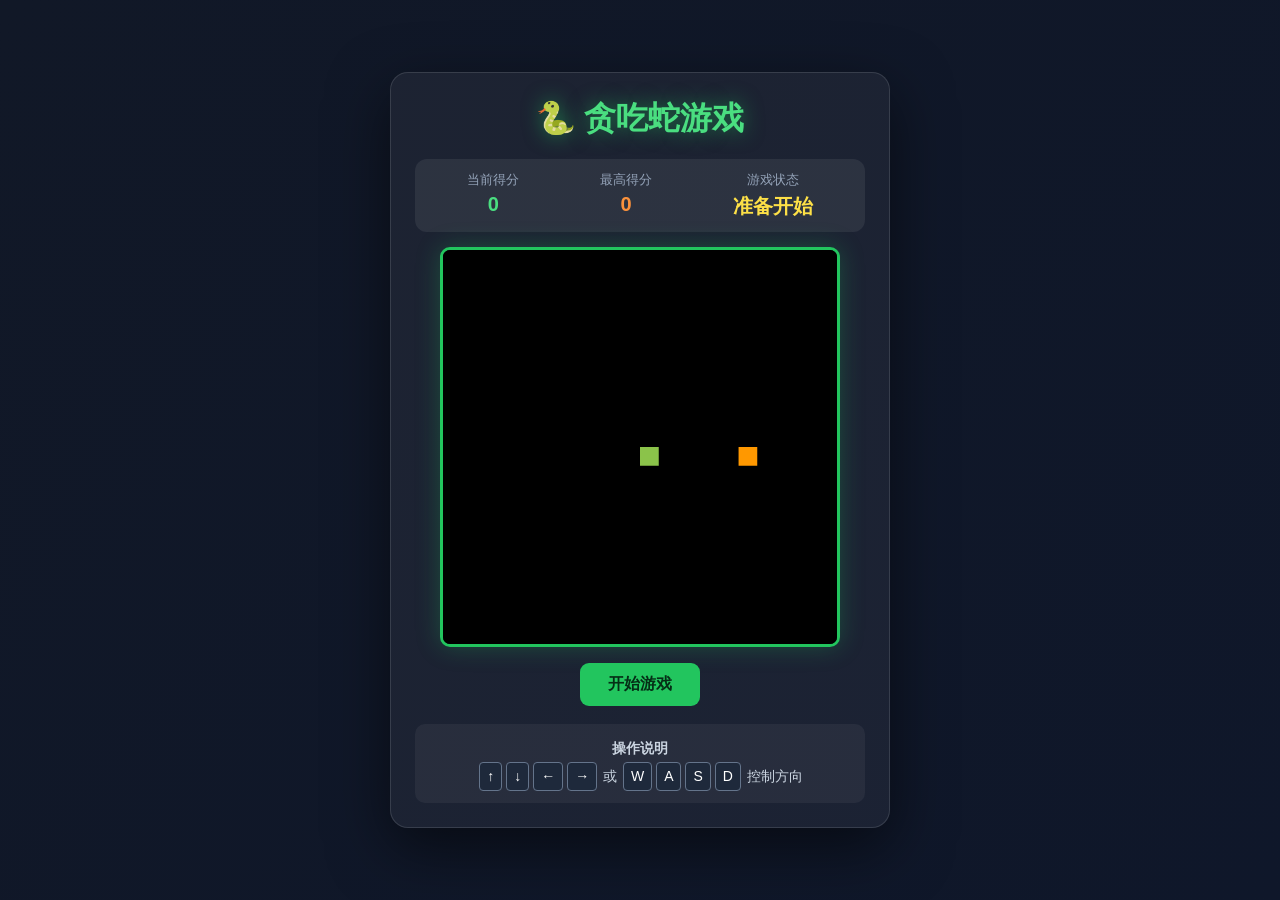
<file: demos/snake/index.html>
<!DOCTYPE html>
<html lang="zh-CN">
<head>
  <meta charset="UTF-8">
  <meta name="viewport" content="width=device-width,initial-scale=1.0">
  <title>贪吃蛇游戏</title>
  <style>
    *{box-sizing:border-box} body{margin:0;min-height:100vh;display:grid;place-items:center;background:linear-gradient(135deg,#111827,#0f172a);color:#fff;font-family:Arial,"Microsoft YaHei",sans-serif}
    .container{width:min(92vw,500px);text-align:center;padding:24px;background:#ffffff0d;border:1px solid #ffffff1f;border-radius:18px;box-shadow:0 20px 60px #0008}
    h1{margin:0 0 18px;color:#4ade80;text-shadow:0 0 20px #22c55e88}.game-info{display:flex;justify-content:space-around;background:#ffffff12;padding:12px;border-radius:12px;margin-bottom:15px}
    .info-label{font-size:13px;color:#94a3b8}.info-value{font-size:20px;font-weight:bold;margin-top:4px}#score{color:#4ade80}#highScore{color:#fb923c}#gameStatus{color:#fde047}
    canvas{display:block;width:min(100%,400px);height:auto;margin:auto;background:#050b14;border:3px solid #22c55e;border-radius:10px;box-shadow:0 0 24px #22c55e44}
    button{margin:16px 0 10px;padding:11px 28px;border:0;border-radius:9px;background:#22c55e;color:#052e16;font-size:16px;font-weight:bold;cursor:pointer}button:hover{background:#4ade80;transform:translateY(-1px)}
    .help{margin-top:8px;padding:12px;border-radius:10px;background:#ffffff0d;color:#cbd5e1;font-size:14px;line-height:1.8}.key{display:inline-block;padding:1px 7px;margin:0 2px;border:1px solid #64748b;border-radius:4px;background:#1e293b;color:#fff}
  </style>
</head>
<body>
  <main class="container">
    <h1>🐍 贪吃蛇游戏</h1>
    <section class="game-info">
      <div><div class="info-label">当前得分</div><div id="score" class="info-value">0</div></div>
      <div><div class="info-label">最高得分</div><div id="highScore" class="info-value">0</div></div>
      <div><div class="info-label">游戏状态</div><div id="gameStatus" class="info-value">准备开始</div></div>
    </section>
    <canvas id="gameCanvas"></canvas>
    <button id="startBtn">开始游戏</button>
    <div class="help"><b>操作说明</b><br><span class="key">↑</span><span class="key">↓</span><span class="key">←</span><span class="key">→</span> 或 <span class="key">W</span><span class="key">A</span><span class="key">S</span><span class="key">D</span> 控制方向</div>
  </main>
  <script>
const canvas = document.getElementById('gameCanvas');
const ctx = canvas.getContext('2d');
const scoreElement = document.getElementById('score');
const highScoreElement = document.getElementById('highScore');
const gameStatusElement = document.getElementById('gameStatus');
const startBtn = document.getElementById('startBtn');
const GRID_SIZE = 20;
const CELL_SIZE = 20;
const INITIAL_SPEED = 150;
canvas.width = GRID_SIZE * CELL_SIZE;
canvas.height = GRID_SIZE * CELL_SIZE;
let snake = [{ x: 10, y: 10 }];
let food = { x: 15, y: 10 };
let dx = 1;
let dy = 0;
let score = 0;
let highScore = localStorage.getItem('snakeHighScore') || 0;
let gameLoop;
let isGameRunning = false;
let speed = INITIAL_SPEED;
highScoreElement.textContent = highScore;
function draw() {
    ctx.fillStyle = '#000';
    ctx.fillRect(0, 0, canvas.width, canvas.height);
    snake.forEach((segment, index) => {
        ctx.fillStyle = index === 0 ? '#8BC34A' : '#4CAF50';
        ctx.fillRect(segment.x * CELL_SIZE, segment.y * CELL_SIZE, CELL_SIZE - 1, CELL_SIZE - 1);
    });
    ctx.fillStyle = '#FF9800';
    ctx.fillRect(food.x * CELL_SIZE, food.y * CELL_SIZE, CELL_SIZE - 1, CELL_SIZE - 1);
}
function moveSnake() {
    const head = { x: snake[0].x + dx, y: snake[0].y + dy };
    if (head.x < 0 || head.x >= GRID_SIZE || head.y < 0 || head.y >= GRID_SIZE || snake.some(segment => segment.x === head.x && segment.y === head.y)) {
        gameOver();
        return;
    }
    snake.unshift(head);
    if (head.x === food.x && head.y === food.y) {
        score += 10;
        scoreElement.textContent = score;
        if (score > highScore) {
            highScore = score;
            highScoreElement.textContent = highScore;
            localStorage.setItem('snakeHighScore', highScore);
        }
        generateFood();
        speed = Math.max(70, speed - 2);
        clearInterval(gameLoop);
        gameLoop = setInterval(gameUpdate, speed);
    } else snake.pop();
    draw();
}
function generateFood() {
    let newFood;
    do newFood = {x: Math.floor(Math.random() * GRID_SIZE), y: Math.floor(Math.random() * GRID_SIZE)};
    while (snake.some(segment => segment.x === newFood.x && segment.y === newFood.y));
    food = newFood;
}
function gameUpdate() { moveSnake(); }
function startGame() {
    if (isGameRunning) clearInterval(gameLoop);
    snake = [{ x: 10, y: 10 }]; dx = 1; dy = 0; score = 0; speed = INITIAL_SPEED;
    scoreElement.textContent = score;
    gameStatusElement.textContent = '游戏中';
    isGameRunning = true;
    startBtn.textContent = '重新开始';
    generateFood();
    gameLoop = setInterval(gameUpdate, speed);
    draw();
}
function gameOver() {
    clearInterval(gameLoop);
    isGameRunning = false;
    gameStatusElement.textContent = '游戏结束';
    startBtn.textContent = '重新开始';
}
function handleKeyPress(e) {
    const key = e.key.toLowerCase();
    const goingUp = dy === -1, goingDown = dy === 1, goingRight = dx === 1, goingLeft = dx === -1;
    if ((key === 'arrowleft' || key === 'a') && !goingRight) { dx = -1; dy = 0; }
    else if ((key === 'arrowup' || key === 'w') && !goingDown) { dx = 0; dy = -1; }
    else if ((key === 'arrowright' || key === 'd') && !goingLeft) { dx = 1; dy = 0; }
    else if ((key === 'arrowdown' || key === 's') && !goingUp) { dx = 0; dy = 1; }
}
document.addEventListener('keydown', handleKeyPress);
startBtn.addEventListener('click', startGame);
draw();
  </script>
</body>
</html>
</file>
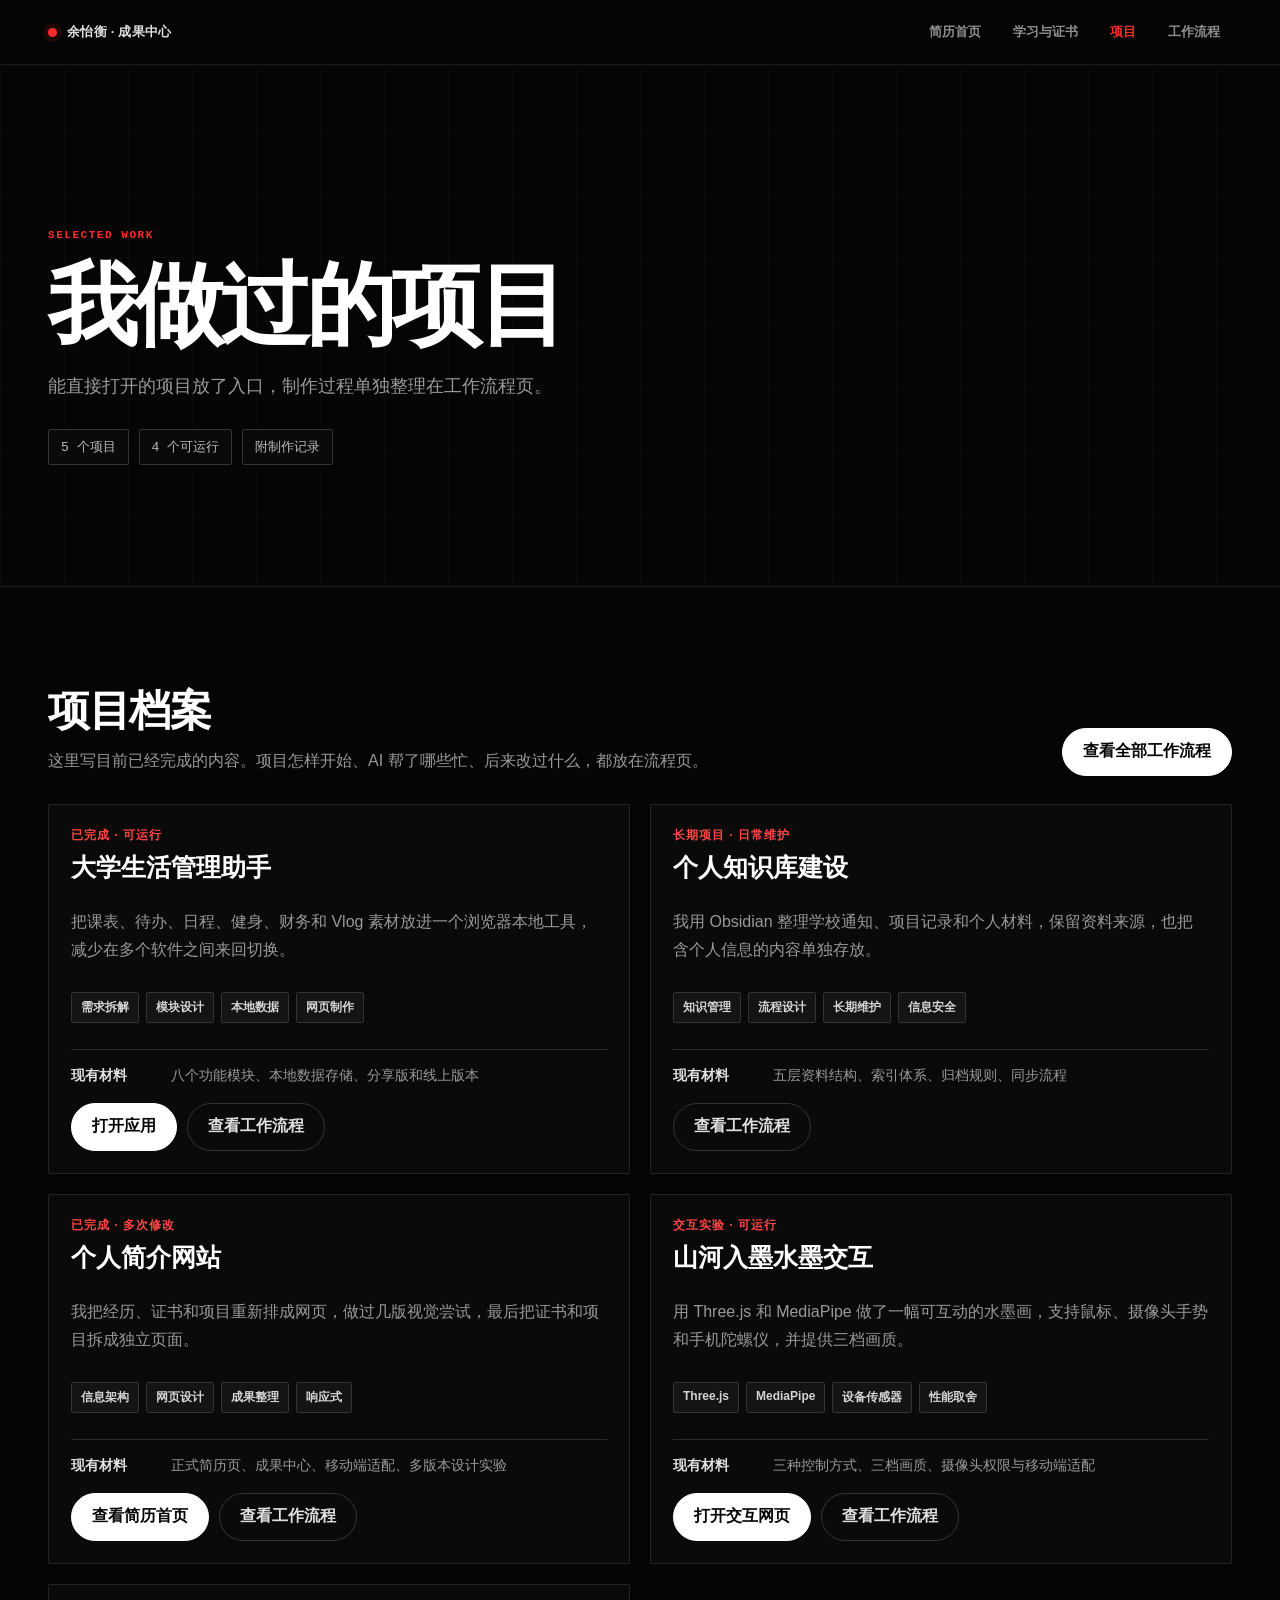
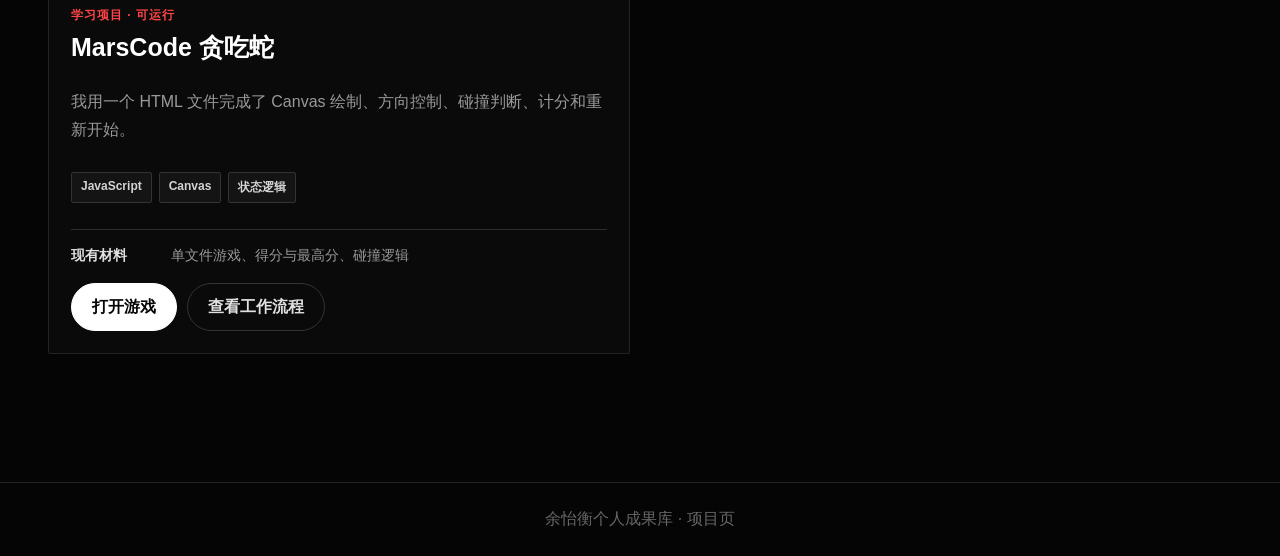
<file: projects.html>
<!doctype html>
<html lang="zh-CN">
<head>
  <meta charset="utf-8">
  <meta name="viewport" content="width=device-width,initial-scale=1">
  <title>项目 | 余怡衡个人成果</title>
  <meta name="description" content="余怡衡的个人项目、网页工具、交互实验和知识管理项目。">
  <link rel="stylesheet" href="showcase.css?v=portfolio-20261011-2">
</head>
<body>
  <nav class="site-nav"><div class="nav-shell"><a class="brand" href="index.html#outcomes"><span class="brand-dot"></span>余怡衡 · 成果中心</a><div class="page-links"><a href="index.html#outcomes">简历首页</a><a href="certificates.html?v=portfolio-20261011-2">学习与证书</a><a href="projects.html?v=portfolio-20261011-2" aria-current="page">项目</a><a href="workflows.html?v=portfolio-20261011-2">工作流程</a></div></div></nav>
  <header class="hero"><div class="shell"><p class="eyebrow">Selected work</p><h1>我做过的项目</h1><p>能直接打开的项目放了入口，制作过程单独整理在工作流程页。</p><div class="hero-meta"><span>5 个项目</span><span>4 个可运行</span><span>附制作记录</span></div></div></header>
  <main><div class="shell">
    <div class="project-index-head"><div><h2 class="section-title">项目档案</h2><p class="section-lead">这里写目前已经完成的内容。项目怎样开始、AI 帮了哪些忙、后来改过什么，都放在流程页。</p></div><a class="button primary" href="workflows.html?v=portfolio-20261011-2">查看全部工作流程</a></div>
    <div class="grid two">
      <article class="card project-card"><div class="status">已完成 · 可运行</div><h2>大学生活管理助手</h2><p>把课表、待办、日程、健身、财务和 Vlog 素材放进一个浏览器本地工具，减少在多个软件之间来回切换。</p><div class="tag-row"><span class="tag">需求拆解</span><span class="tag">模块设计</span><span class="tag">本地数据</span><span class="tag">网页制作</span></div><div class="proof-line"><strong>现有材料</strong><span>八个功能模块、本地数据存储、分享版和线上版本</span></div><div class="button-row"><a class="button primary" href="https://yuyiheng2007.github.io/college-life-assistant/" target="_blank" rel="noopener">打开应用</a><a class="button" href="workflows.html#life-assistant">查看工作流程</a></div></article>
      <article class="card project-card"><div class="status">长期项目 · 日常维护</div><h2>个人知识库建设</h2><p>我用 Obsidian 整理学校通知、项目记录和个人材料，保留资料来源，也把含个人信息的内容单独存放。</p><div class="tag-row"><span class="tag">知识管理</span><span class="tag">流程设计</span><span class="tag">长期维护</span><span class="tag">信息安全</span></div><div class="proof-line"><strong>现有材料</strong><span>五层资料结构、索引体系、归档规则、同步流程</span></div><div class="button-row"><a class="button" href="workflows.html#knowledge-base">查看工作流程</a></div></article>
      <article class="card project-card"><div class="status">已完成 · 多次修改</div><h2>个人简介网站</h2><p>我把经历、证书和项目重新排成网页，做过几版视觉尝试，最后把证书和项目拆成独立页面。</p><div class="tag-row"><span class="tag">信息架构</span><span class="tag">网页设计</span><span class="tag">成果整理</span><span class="tag">响应式</span></div><div class="proof-line"><strong>现有材料</strong><span>正式简历页、成果中心、移动端适配、多版本设计实验</span></div><div class="button-row"><a class="button primary" href="index.html#projects">查看简历首页</a><a class="button" href="workflows.html?v=portfolio-20261011-2#portfolio">查看工作流程</a></div></article>
      <article class="card project-card"><div class="status">交互实验 · 可运行</div><h2>山河入墨水墨交互</h2><p>用 Three.js 和 MediaPipe 做了一幅可互动的水墨画，支持鼠标、摄像头手势和手机陀螺仪，并提供三档画质。</p><div class="tag-row"><span class="tag">Three.js</span><span class="tag">MediaPipe</span><span class="tag">设备传感器</span><span class="tag">性能取舍</span></div><div class="proof-line"><strong>现有材料</strong><span>三种控制方式、三档画质、摄像头权限与移动端适配</span></div><div class="button-row"><a class="button primary" href="demos/ink-mountain/index.html" target="_blank">打开交互网页</a><a class="button" href="workflows.html#ink-mountain">查看工作流程</a></div></article>
      <article class="card project-card"><div class="status">学习项目 · 可运行</div><h2>MarsCode 贪吃蛇</h2><p>我用一个 HTML 文件完成了 Canvas 绘制、方向控制、碰撞判断、计分和重新开始。</p><div class="tag-row"><span class="tag">JavaScript</span><span class="tag">Canvas</span><span class="tag">状态逻辑</span></div><div class="proof-line"><strong>现有材料</strong><span>单文件游戏、得分与最高分、碰撞逻辑</span></div><div class="button-row"><a class="button primary" href="demos/snake/index.html" target="_blank">打开游戏</a><a class="button" href="workflows.html#snake">查看工作流程</a></div></article>
    </div>
  </div></main>
  <footer class="footer">余怡衡个人成果库 · 项目页</footer>
</body>
</html>
</file>
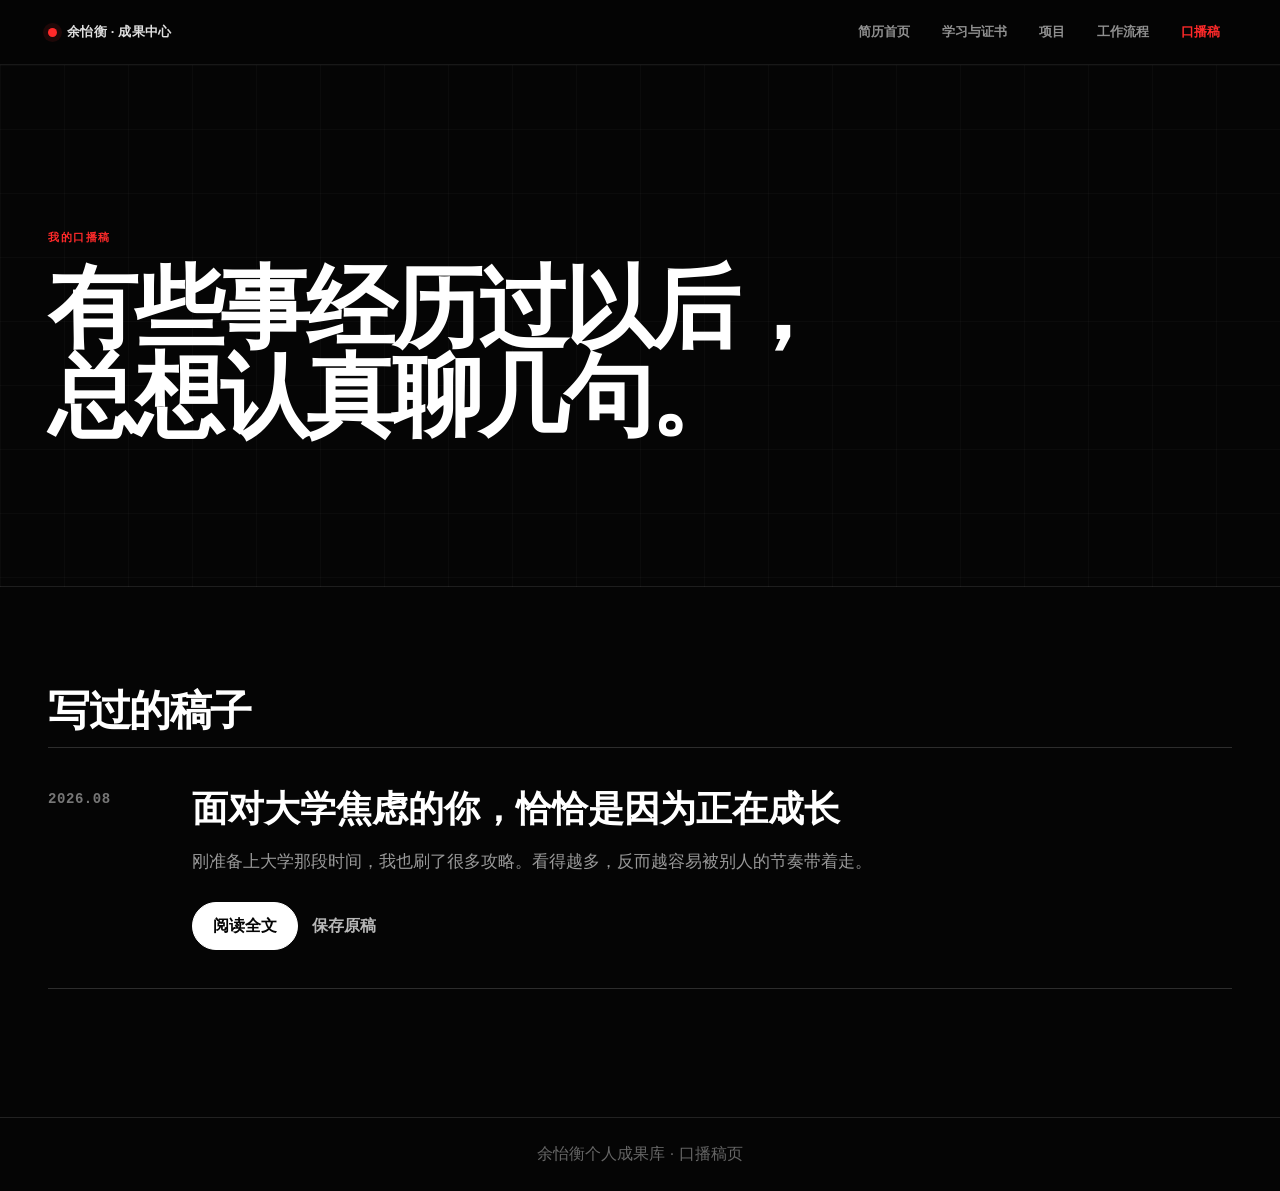
<file: speeches.html>
<!doctype html>
<html lang="zh-CN">
<head>
  <meta charset="utf-8">
  <meta name="viewport" content="width=device-width,initial-scale=1">
  <title>口播稿 | 余怡衡个人成果</title>
  <meta name="description" content="余怡衡围绕大学成长、选择与实践形成的口播稿作品。">
  <link rel="stylesheet" href="showcase.css?v=dark-20261011">
</head>
<body>
  <nav class="site-nav"><div class="nav-shell"><a class="brand" href="index.html"><span class="brand-dot"></span>余怡衡 · 成果中心</a><div class="page-links"><a href="index.html">简历首页</a><a href="certificates.html">学习与证书</a><a href="projects.html">项目</a><a href="workflows.html">工作流程</a><a href="speeches.html" aria-current="page">口播稿</a></div></div></nav>
  <header class="hero speech-hero"><div class="shell"><p class="speech-kicker">我的口播稿</p><h1>有些事经历过以后，<br>总想认真聊几句。</h1></div></header>
  <main><div class="shell">
    <h2 class="section-title">写过的稿子</h2>
    <div class="speech-list">
      <article class="speech-entry"><div class="speech-date">2026.08</div><div class="speech-copy"><h2>面对大学焦虑的你，恰恰是因为正在成长</h2><p>刚准备上大学那段时间，我也刷了很多攻略。看得越多，反而越容易被别人的节奏带着走。</p><div class="button-row"><a class="button primary" href="assets/scripts/2026-08-28-准大一反焦虑-历史长版.txt" target="_blank">阅读全文</a><a class="text-link" href="assets/scripts/2026-08-28-准大一反焦虑-历史长版.txt" download>保存原稿</a></div></div></article>
    </div>
  </div></main>
  <footer class="footer">余怡衡个人成果库 · 口播稿页</footer>
</body>
</html>
</file>
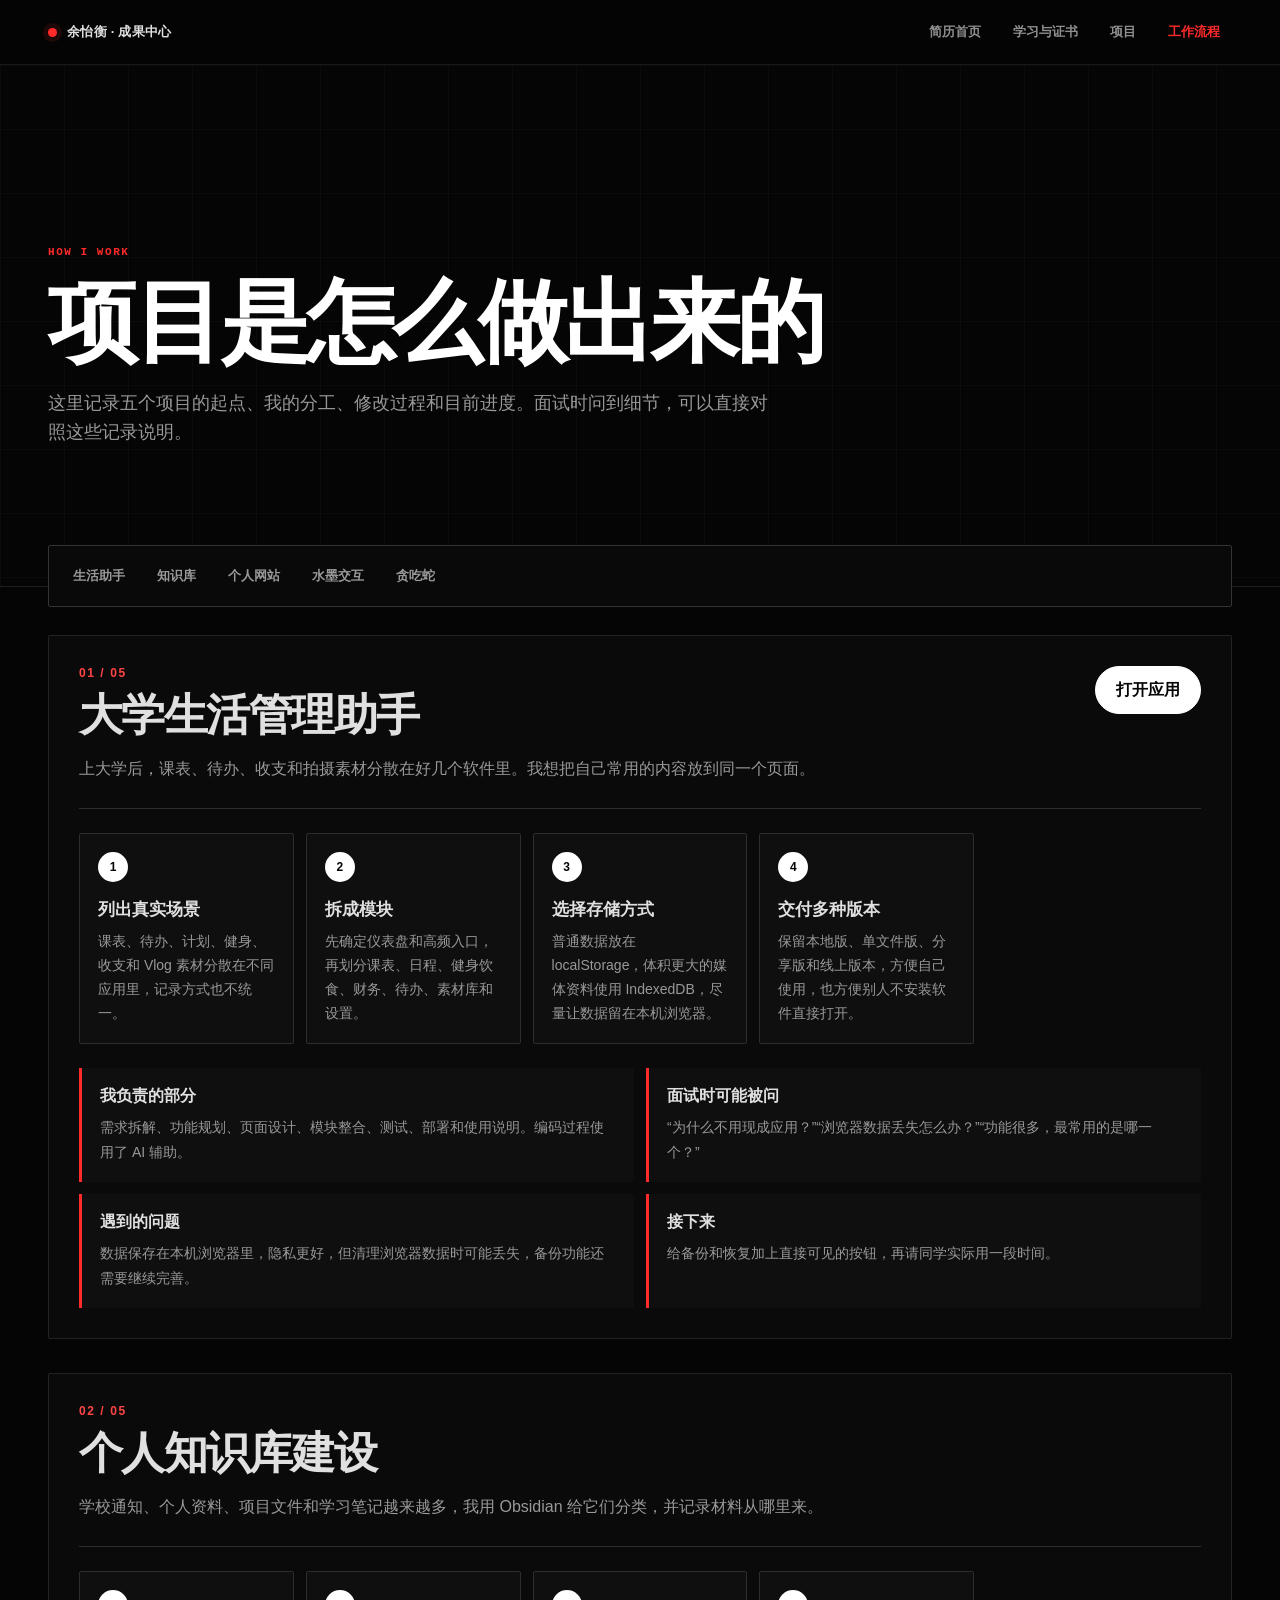
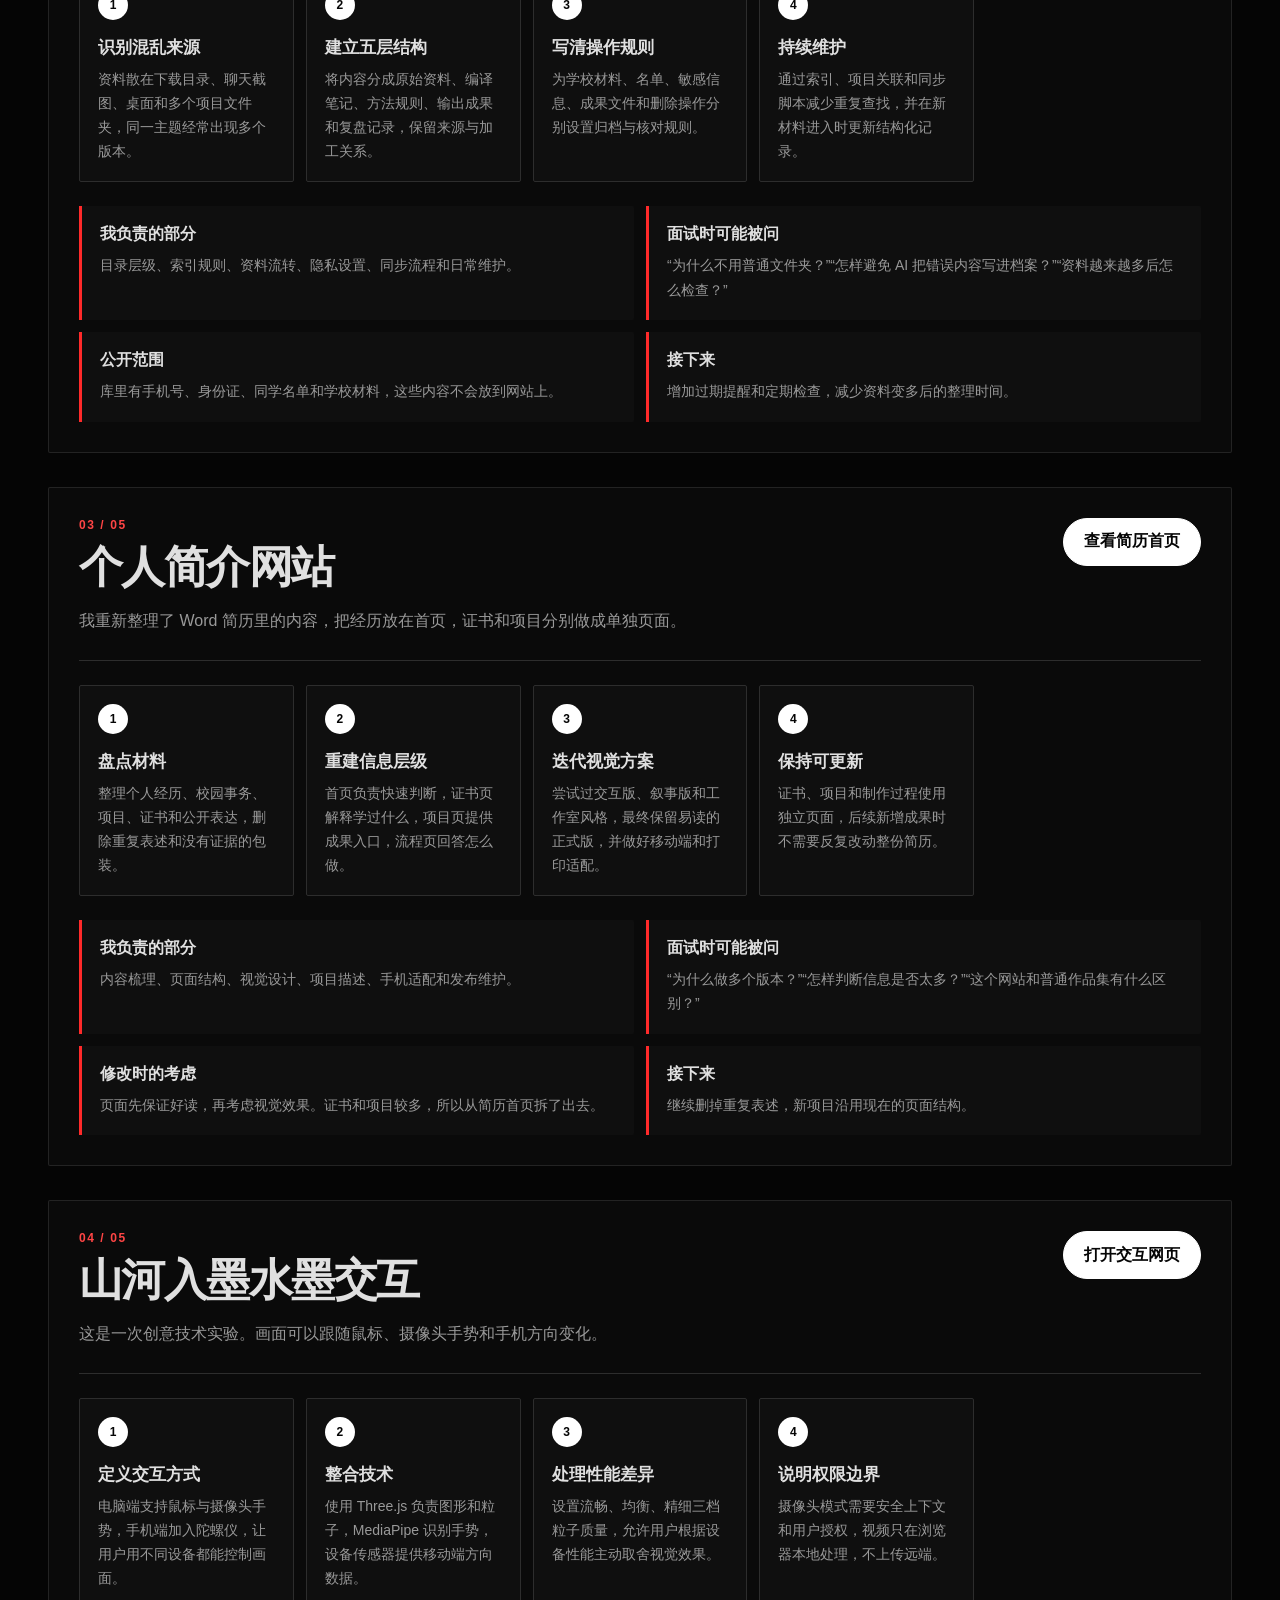
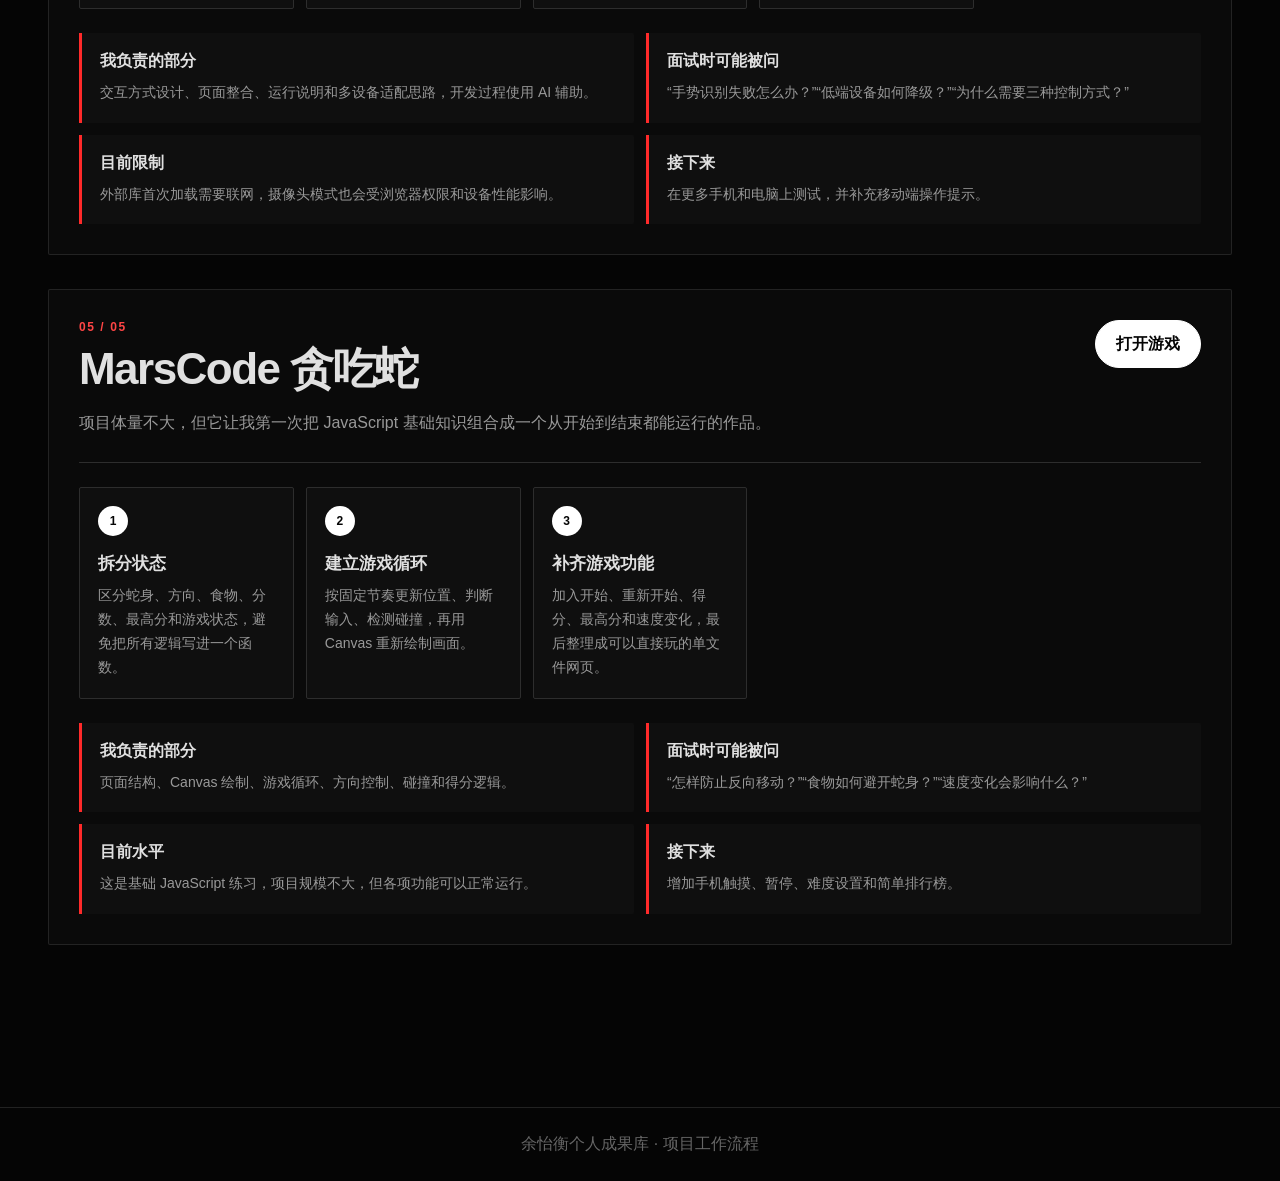
<file: workflows.html>
<!doctype html>
<html lang="zh-CN">
<head>
  <meta charset="utf-8">
  <meta name="viewport" content="width=device-width,initial-scale=1">
  <title>项目工作流程 | 余怡衡个人成果</title>
  <meta name="description" content="余怡衡五个项目的工作流程、个人职责、成果证据和面试追问。">
  <link rel="stylesheet" href="showcase.css?v=portfolio-20261011-2">
</head>
<body>
  <nav class="site-nav"><div class="nav-shell"><a class="brand" href="index.html#outcomes"><span class="brand-dot"></span>余怡衡 · 成果中心</a><div class="page-links"><a href="index.html#outcomes">简历首页</a><a href="certificates.html?v=portfolio-20261011-2">学习与证书</a><a href="projects.html?v=portfolio-20261011-2">项目</a><a href="workflows.html?v=portfolio-20261011-2" aria-current="page">工作流程</a></div></div></nav>
  <header class="hero workflow-hero"><div class="shell"><p class="eyebrow">How I work</p><h1>项目是怎么做出来的</h1><p>这里记录五个项目的起点、我的分工、修改过程和目前进度。面试时问到细节，可以直接对照这些记录说明。</p></div></header>

  <main class="workflow-main"><div class="shell">
    <nav class="workflow-nav" aria-label="项目流程目录">
      <a href="#life-assistant">生活助手</a><a href="#knowledge-base">知识库</a><a href="#portfolio">个人网站</a><a href="#ink-mountain">水墨交互</a><a href="#snake">贪吃蛇</a>
    </nav>

    <article class="workflow-case" id="life-assistant">
      <div class="case-heading"><div><p class="case-number">01 / 05</p><h2>大学生活管理助手</h2><p>上大学后，课表、待办、收支和拍摄素材分散在好几个软件里。我想把自己常用的内容放到同一个页面。</p></div><a class="button primary" href="https://yuyiheng2007.github.io/college-life-assistant/" target="_blank" rel="noopener">打开应用</a></div>
      <div class="process-steps">
        <section><span>1</span><h3>列出真实场景</h3><p>课表、待办、计划、健身、收支和 Vlog 素材分散在不同应用里，记录方式也不统一。</p></section>
        <section><span>2</span><h3>拆成模块</h3><p>先确定仪表盘和高频入口，再划分课表、日程、健身饮食、财务、待办、素材库和设置。</p></section>
        <section><span>3</span><h3>选择存储方式</h3><p>普通数据放在 localStorage，体积更大的媒体资料使用 IndexedDB，尽量让数据留在本机浏览器。</p></section>
        <section><span>4</span><h3>交付多种版本</h3><p>保留本地版、单文件版、分享版和线上版本，方便自己使用，也方便别人不安装软件直接打开。</p></section>
      </div>
      <div class="interview-grid"><section><h3>我负责的部分</h3><p>需求拆解、功能规划、页面设计、模块整合、测试、部署和使用说明。编码过程使用了 AI 辅助。</p></section><section><h3>面试时可能被问</h3><p>“为什么不用现成应用？”“浏览器数据丢失怎么办？”“功能很多，最常用的是哪一个？”</p></section><section><h3>遇到的问题</h3><p>数据保存在本机浏览器里，隐私更好，但清理浏览器数据时可能丢失，备份功能还需要继续完善。</p></section><section><h3>接下来</h3><p>给备份和恢复加上直接可见的按钮，再请同学实际用一段时间。</p></section></div>
    </article>

    <article class="workflow-case" id="knowledge-base">
      <div class="case-heading"><div><p class="case-number">02 / 05</p><h2>个人知识库建设</h2><p>学校通知、个人资料、项目文件和学习笔记越来越多，我用 Obsidian 给它们分类，并记录材料从哪里来。</p></div></div>
      <div class="process-steps">
        <section><span>1</span><h3>识别混乱来源</h3><p>资料散在下载目录、聊天截图、桌面和多个项目文件夹，同一主题经常出现多个版本。</p></section>
        <section><span>2</span><h3>建立五层结构</h3><p>将内容分成原始资料、编译笔记、方法规则、输出成果和复盘记录，保留来源与加工关系。</p></section>
        <section><span>3</span><h3>写清操作规则</h3><p>为学校材料、名单、敏感信息、成果文件和删除操作分别设置归档与核对规则。</p></section>
        <section><span>4</span><h3>持续维护</h3><p>通过索引、项目关联和同步脚本减少重复查找，并在新材料进入时更新结构化记录。</p></section>
      </div>
      <div class="interview-grid"><section><h3>我负责的部分</h3><p>目录层级、索引规则、资料流转、隐私设置、同步流程和日常维护。</p></section><section><h3>面试时可能被问</h3><p>“为什么不用普通文件夹？”“怎样避免 AI 把错误内容写进档案？”“资料越来越多后怎么检查？”</p></section><section><h3>公开范围</h3><p>库里有手机号、身份证、同学名单和学校材料，这些内容不会放到网站上。</p></section><section><h3>接下来</h3><p>增加过期提醒和定期检查，减少资料变多后的整理时间。</p></section></div>
    </article>

    <article class="workflow-case" id="portfolio">
      <div class="case-heading"><div><p class="case-number">03 / 05</p><h2>个人简介网站</h2><p>我重新整理了 Word 简历里的内容，把经历放在首页，证书和项目分别做成单独页面。</p></div><a class="button primary" href="index.html#projects">查看简历首页</a></div>
      <div class="process-steps">
        <section><span>1</span><h3>盘点材料</h3><p>整理个人经历、校园事务、项目、证书和公开表达，删除重复表述和没有证据的包装。</p></section>
        <section><span>2</span><h3>重建信息层级</h3><p>首页负责快速判断，证书页解释学过什么，项目页提供成果入口，流程页回答怎么做。</p></section>
        <section><span>3</span><h3>迭代视觉方案</h3><p>尝试过交互版、叙事版和工作室风格，最终保留易读的正式版，并做好移动端和打印适配。</p></section>
        <section><span>4</span><h3>保持可更新</h3><p>证书、项目和制作过程使用独立页面，后续新增成果时不需要反复改动整份简历。</p></section>
      </div>
      <div class="interview-grid"><section><h3>我负责的部分</h3><p>内容梳理、页面结构、视觉设计、项目描述、手机适配和发布维护。</p></section><section><h3>面试时可能被问</h3><p>“为什么做多个版本？”“怎样判断信息是否太多？”“这个网站和普通作品集有什么区别？”</p></section><section><h3>修改时的考虑</h3><p>页面先保证好读，再考虑视觉效果。证书和项目较多，所以从简历首页拆了出去。</p></section><section><h3>接下来</h3><p>继续删掉重复表述，新项目沿用现在的页面结构。</p></section></div>
    </article>

    <article class="workflow-case" id="ink-mountain">
      <div class="case-heading"><div><p class="case-number">04 / 05</p><h2>山河入墨水墨交互</h2><p>这是一次创意技术实验。画面可以跟随鼠标、摄像头手势和手机方向变化。</p></div><a class="button primary" href="demos/ink-mountain/index.html" target="_blank">打开交互网页</a></div>
      <div class="process-steps">
        <section><span>1</span><h3>定义交互方式</h3><p>电脑端支持鼠标与摄像头手势，手机端加入陀螺仪，让用户用不同设备都能控制画面。</p></section>
        <section><span>2</span><h3>整合技术</h3><p>使用 Three.js 负责图形和粒子，MediaPipe 识别手势，设备传感器提供移动端方向数据。</p></section>
        <section><span>3</span><h3>处理性能差异</h3><p>设置流畅、均衡、精细三档粒子质量，允许用户根据设备性能主动取舍视觉效果。</p></section>
        <section><span>4</span><h3>说明权限边界</h3><p>摄像头模式需要安全上下文和用户授权，视频只在浏览器本地处理，不上传远端。</p></section>
      </div>
      <div class="interview-grid"><section><h3>我负责的部分</h3><p>交互方式设计、页面整合、运行说明和多设备适配思路，开发过程使用 AI 辅助。</p></section><section><h3>面试时可能被问</h3><p>“手势识别失败怎么办？”“低端设备如何降级？”“为什么需要三种控制方式？”</p></section><section><h3>目前限制</h3><p>外部库首次加载需要联网，摄像头模式也会受浏览器权限和设备性能影响。</p></section><section><h3>接下来</h3><p>在更多手机和电脑上测试，并补充移动端操作提示。</p></section></div>
    </article>

    <article class="workflow-case" id="snake">
      <div class="case-heading"><div><p class="case-number">05 / 05</p><h2>MarsCode 贪吃蛇</h2><p>项目体量不大，但它让我第一次把 JavaScript 基础知识组合成一个从开始到结束都能运行的作品。</p></div><a class="button primary" href="demos/snake/index.html" target="_blank">打开游戏</a></div>
      <div class="process-steps">
        <section><span>1</span><h3>拆分状态</h3><p>区分蛇身、方向、食物、分数、最高分和游戏状态，避免把所有逻辑写进一个函数。</p></section>
        <section><span>2</span><h3>建立游戏循环</h3><p>按固定节奏更新位置、判断输入、检测碰撞，再用 Canvas 重新绘制画面。</p></section>
        <section><span>3</span><h3>补齐游戏功能</h3><p>加入开始、重新开始、得分、最高分和速度变化，最后整理成可以直接玩的单文件网页。</p></section>
      </div>
      <div class="interview-grid"><section><h3>我负责的部分</h3><p>页面结构、Canvas 绘制、游戏循环、方向控制、碰撞和得分逻辑。</p></section><section><h3>面试时可能被问</h3><p>“怎样防止反向移动？”“食物如何避开蛇身？”“速度变化会影响什么？”</p></section><section><h3>目前水平</h3><p>这是基础 JavaScript 练习，项目规模不大，但各项功能可以正常运行。</p></section><section><h3>接下来</h3><p>增加手机触摸、暂停、难度设置和简单排行榜。</p></section></div>
    </article>
  </div></main>
  <footer class="footer">余怡衡个人成果库 · 项目工作流程</footer>
</body>
</html>
</file>
<file: showcase.css>
:root {
  --ink: #102238;
  --muted: #607089;
  --line: #dbe5ec;
  --paper: #f5f8fa;
  --white: #fff;
  --cyan: #0e7490;
  --cyan-bright: #22d3ee;
  --navy: #0b1e33;
  --orange: #ea7a32;
  --shadow: 0 22px 60px rgba(15, 35, 58, .11);
}
* { box-sizing: border-box; }
html { scroll-behavior: smooth; }
body {
  margin: 0;
  color: var(--ink);
  background: var(--paper);
  font-family: "Microsoft YaHei", "PingFang SC", system-ui, sans-serif;
}
a { color: inherit; }
button, a { -webkit-tap-highlight-color: transparent; }
.site-nav {
  position: sticky;
  top: 0;
  z-index: 20;
  background: rgba(11, 30, 51, .94);
  backdrop-filter: blur(16px);
  color: #fff;
  border-bottom: 1px solid rgba(255,255,255,.1);
}
.nav-shell {
  width: min(1160px, calc(100% - 34px));
  min-height: 68px;
  margin: auto;
  display: flex;
  align-items: center;
  justify-content: space-between;
  gap: 20px;
}
.brand { display: flex; align-items: center; gap: 10px; font-weight: 900; text-decoration: none; }
.brand-dot { width: 13px; height: 13px; border-radius: 50%; background: var(--cyan-bright); box-shadow: 0 0 0 6px rgba(34,211,238,.14); }
.page-links { display: flex; gap: 8px; flex-wrap: wrap; justify-content: flex-end; }
.page-links a {
  padding: 9px 13px;
  border-radius: 999px;
  text-decoration: none;
  color: #cbd8e5;
  font-size: 14px;
  font-weight: 700;
}
.page-links a:hover, .page-links a[aria-current="page"] { color: #071522; background: #7ee7ee; }
.hero {
  background:
    radial-gradient(circle at 83% 16%, rgba(34,211,238,.24), transparent 27%),
    radial-gradient(circle at 10% 100%, rgba(14,116,144,.34), transparent 30%),
    var(--navy);
  color: #fff;
  padding: 78px 0 68px;
}
.shell { width: min(1160px, calc(100% - 34px)); margin: auto; }
.eyebrow { color: #7ee7ee; font-size: 13px; font-weight: 900; letter-spacing: .16em; text-transform: uppercase; }
.hero h1 { max-width: 760px; margin: 14px 0 16px; font-size: clamp(38px, 7vw, 74px); line-height: 1.06; letter-spacing: -.04em; }
.hero p { max-width: 720px; margin: 0; color: #c9d7e5; font-size: 17px; line-height: 1.8; }
.hero-meta { display: flex; gap: 10px; flex-wrap: wrap; margin-top: 28px; }
.hero-meta span { padding: 8px 12px; border: 1px solid rgba(255,255,255,.18); border-radius: 999px; color: #e6f5f7; font-size: 13px; }
main { padding: 46px 0 82px; }
.section-title { margin: 0 0 8px; font-size: clamp(28px, 4vw, 42px); }
.section-lead { margin: 0 0 28px; color: var(--muted); line-height: 1.8; }
.grid { display: grid; gap: 20px; }
.grid.two { grid-template-columns: repeat(2, minmax(0,1fr)); }
.grid.three { grid-template-columns: repeat(3, minmax(0,1fr)); }
.card {
  background: var(--white);
  border: 1px solid var(--line);
  border-radius: 22px;
  padding: 22px;
  box-shadow: var(--shadow);
}
.card h2, .card h3 { margin-top: 0; }
.tag-row { display: flex; gap: 7px; flex-wrap: wrap; margin: 12px 0; }
.tag { padding: 6px 9px; border-radius: 999px; background: #e7f7f8; color: #0f6073; font-size: 12px; font-weight: 800; }
.button-row { display: flex; gap: 10px; flex-wrap: wrap; margin-top: 18px; }
.button {
  display: inline-flex;
  align-items: center;
  justify-content: center;
  gap: 7px;
  min-height: 42px;
  padding: 10px 15px;
  border: 1px solid #b8ced9;
  border-radius: 12px;
  background: #fff;
  color: #0e5c70;
  font-weight: 900;
  text-decoration: none;
  cursor: pointer;
}
.button.primary { color: #fff; border-color: var(--cyan); background: var(--cyan); }
.button:hover { transform: translateY(-1px); box-shadow: 0 10px 22px rgba(14,116,144,.14); }
.certificate {
  display: flex;
  flex-direction: column;
  min-height: 100%;
  padding: 12px;
}
.certificate-grid { display: grid; grid-template-columns: repeat(4,minmax(0,1fr)); gap: 12px; }
.certificate-media {
  height: 132px;
  border-radius: 12px;
  overflow: hidden;
  background: #eef3f6;
  border: 1px solid var(--line);
  cursor: zoom-in;
}
.certificate-media img { width: 100%; height: 100%; object-fit: contain; display: block; }
.certificate h2 { margin: 8px 0 2px; font-size: 15px; line-height: 1.35; }
.certificate p { margin: 0; color: var(--muted); line-height: 1.7; font-size: 14px; }
.project-card { display: flex; flex-direction: column; }
.project-card .status { color: var(--orange); font-size: 12px; font-weight: 900; letter-spacing: .08em; }
.project-card h2 { margin: 7px 0 8px; font-size: 25px; }
.project-card p { color: var(--muted); line-height: 1.75; }
.project-card ul { margin: 0; padding-left: 20px; line-height: 1.8; }
.project-card .button-row { margin-top: auto; padding-top: 16px; }
details.interview { margin-top: 15px; border-top: 1px solid var(--line); padding-top: 13px; }
details.interview summary { cursor: pointer; color: #0d657b; font-weight: 900; }
details.interview p { color: var(--ink); }
.certificate-hero { padding-bottom: 92px; }
.learning-dossier {
  position: relative;
  display: grid;
  grid-template-columns: minmax(260px, .72fr) minmax(0, 1.28fr);
  gap: 34px;
  margin: -72px 0 62px;
  padding: 28px;
  border: 1px solid rgba(14,116,144,.20);
  border-radius: 28px;
  background: rgba(255,255,255,.96);
  box-shadow: 0 30px 80px rgba(9,36,55,.18);
}
.dossier-cover {
  display: block;
  align-self: stretch;
  min-height: 410px;
  overflow: hidden;
  border: 1px solid var(--line);
  border-radius: 18px;
  background: #eef3f6;
  box-shadow: 0 18px 40px rgba(15,35,58,.12);
}
.dossier-cover img { width: 100%; height: 100%; object-fit: cover; object-position: top center; display: block; transition: transform .25s ease; }
.dossier-cover:hover img { transform: scale(1.015); }
.dossier-copy { align-self: center; padding: 14px 10px 14px 0; }
.eyebrow.dark { color: var(--cyan); }
.dossier-copy h2 { margin: 8px 0 16px; font-size: clamp(29px,4vw,48px); line-height: 1.15; letter-spacing: -.035em; }
.dossier-copy p { color: var(--muted); font-size: 16px; line-height: 1.85; }
.dossier-copy .dossier-intro { color: var(--ink); font-size: 18px; }
.topic-list { display: flex; flex-wrap: wrap; gap: 8px; margin: 20px 0 4px; }
.topic-list span { padding: 7px 10px; border-radius: 999px; background: #e7f7f8; color: #0f6073; font-size: 12px; font-weight: 800; }
.certificate-section { scroll-margin-top: 90px; padding-top: 6px; }
.certificate-section .section-title { margin-bottom: 4px; }
.certificate-section .section-lead { margin: 0 0 14px; }
.certificate-new { border-color: rgba(234,122,50,.34); box-shadow: 0 22px 60px rgba(234,122,50,.10); }
.certificate-meta { display: flex; justify-content: space-between; gap: 8px; margin-top: 8px; color: #6b7f96; font-size: 10px; font-weight: 800; }
.certificate .certificate-meta + h2 { margin-top: 7px; }
.project-index-head { display: flex; align-items: flex-end; justify-content: space-between; gap: 24px; margin-bottom: 28px; }
.project-index-head .section-lead { margin-bottom: 0; max-width: 760px; }
.featured-project { border-color: rgba(14,116,144,.34); background: linear-gradient(145deg,#fff,#f5fbfc); }
.proof-line { display: grid; grid-template-columns: 88px minmax(0,1fr); gap: 12px; margin-top: 14px; padding-top: 14px; border-top: 1px solid var(--line); color: var(--muted); font-size: 14px; line-height: 1.65; }
.proof-line strong { color: var(--ink); }
.workflow-hero { padding-bottom: 92px; }
.workflow-main { padding-top: 0; }
.workflow-nav {
  position: sticky;
  top: 82px;
  z-index: 10;
  display: flex;
  gap: 8px;
  margin: -42px 0 28px;
  padding: 12px;
  overflow-x: auto;
  border: 1px solid var(--line);
  border-radius: 16px;
  background: rgba(255,255,255,.94);
  box-shadow: 0 14px 36px rgba(15,35,58,.11);
  backdrop-filter: blur(14px);
}
.workflow-nav a { flex: 0 0 auto; padding: 9px 12px; border-radius: 10px; color: #416175; font-size: 13px; font-weight: 800; text-decoration: none; }
.workflow-nav a:hover { color: #fff; background: var(--cyan); }
.workflow-case { scroll-margin-top: 150px; margin-bottom: 34px; padding: 30px; border: 1px solid var(--line); border-radius: 26px; background: #fff; box-shadow: var(--shadow); }
.case-heading { display: flex; align-items: flex-start; justify-content: space-between; gap: 24px; padding-bottom: 24px; border-bottom: 1px solid var(--line); }
.case-heading > div { max-width: 800px; }
.case-number { margin: 0 0 6px; color: var(--orange); font-size: 12px; font-weight: 900; letter-spacing: .13em; text-transform: uppercase; }
.case-heading h2 { margin: 0 0 10px; font-size: clamp(28px,4vw,44px); letter-spacing: -.035em; }
.case-heading p:last-child { margin: 0; color: var(--muted); line-height: 1.8; }
.process-steps { display: grid; grid-template-columns: repeat(5,minmax(0,1fr)); gap: 12px; margin: 24px 0; }
.process-steps section { position: relative; min-height: 190px; padding: 18px; border: 1px solid var(--line); border-radius: 18px; background: #f8fafb; }
.process-steps section > span { display: grid; place-items: center; width: 30px; height: 30px; margin-bottom: 16px; border-radius: 50%; background: var(--navy); color: #fff; font-size: 12px; font-weight: 900; }
.process-steps h3 { margin: 0 0 8px; font-size: 17px; }
.process-steps p { margin: 0; color: var(--muted); font-size: 14px; line-height: 1.72; }
.interview-grid { display: grid; grid-template-columns: repeat(2,minmax(0,1fr)); gap: 12px; }
.interview-grid section { padding: 18px; border-left: 3px solid #83dce3; border-radius: 0 14px 14px 0; background: #f3f9fa; }
.interview-grid h3 { margin: 0 0 8px; font-size: 16px; }
.interview-grid p { margin: 0; color: #486274; font-size: 14px; line-height: 1.75; }
.speech-hero { padding-bottom: 76px; }
.speech-kicker { margin: 0 0 18px !important; color: #87e7ee !important; font-size: 14px !important; font-weight: 800; letter-spacing: .14em; }
.speech-list { border-top: 1px solid var(--line); }
.speech-entry { display: grid; grid-template-columns: 110px minmax(0, 1fr); gap: 34px; padding: 38px 0; border-bottom: 1px solid var(--line); }
.speech-date { padding-top: 5px; color: #6b7f96; font-size: 14px; font-weight: 700; letter-spacing: .04em; }
.speech-copy h2 { margin: 0 0 14px; color: var(--ink); font-size: clamp(25px, 3vw, 36px); line-height: 1.28; }
.speech-copy p { max-width: 720px; margin: 0; color: var(--muted); font-size: 17px; line-height: 1.9; }
.speech-copy .button-row { align-items: center; margin-top: 24px; }
.text-link { padding: 10px 4px; color: #42637b; font-weight: 700; text-decoration: none; }
.text-link:hover { color: #0e7490; text-decoration: underline; text-underline-offset: 4px; }
.lightbox {
  position: fixed;
  inset: 0;
  z-index: 50;
  display: none;
  place-items: center;
  padding: 30px;
  background: rgba(3, 12, 22, .9);
}
.lightbox.open { display: grid; }
.lightbox img { max-width: min(1100px, 94vw); max-height: 88vh; object-fit: contain; background: #fff; border-radius: 14px; }
.lightbox button { position: absolute; top: 18px; right: 22px; width: 44px; height: 44px; border: 0; border-radius: 50%; color: #fff; background: rgba(255,255,255,.13); font-size: 27px; cursor: pointer; }
.footer { padding: 26px 0; color: #748398; border-top: 1px solid var(--line); text-align: center; }
@media (max-width: 820px) {
  .grid.two, .grid.three { grid-template-columns: 1fr; }
  .certificate-grid { grid-template-columns: repeat(2,minmax(0,1fr)); }
  .hero { padding: 56px 0; }
  .nav-shell { align-items: flex-start; padding: 14px 0; }
  .page-links { gap: 4px; }
  .page-links a { padding: 7px 9px; font-size: 12px; }
  .speech-entry { grid-template-columns: 1fr; gap: 10px; padding: 30px 0; }
  .speech-date { padding-top: 0; }
  .learning-dossier { grid-template-columns: 1fr; margin-top: -34px; padding: 18px; }
  .dossier-cover { min-height: 0; aspect-ratio: 4 / 3; }
  .dossier-copy { padding: 0 4px 8px; }
  .project-index-head, .case-heading { align-items: flex-start; flex-direction: column; }
  .process-steps { grid-template-columns: 1fr; }
  .process-steps section { min-height: 0; }
  .interview-grid { grid-template-columns: 1fr; }
  .workflow-nav { top: 76px; }
  .workflow-case { padding: 20px; }
}
@media (max-width: 460px) {
  .certificate-grid { grid-template-columns: 1fr; }
  .certificate-media { height: 180px; }
}
@media (prefers-reduced-motion: reduce) { html { scroll-behavior: auto; } * { transition: none !important; } }

/* Portfolio detail pages: shared visual language from design.md */
:root {
  --ink: #e0e0e0;
  --muted: #999999;
  --line: #2a2a2a;
  --paper: #050505;
  --white: #0a0a0a;
  --cyan: #ff2a2a;
  --cyan-bright: #ff2a2a;
  --navy: #050505;
  --orange: #ff2a2a;
  --shadow: none;
}

body {
  color: var(--ink);
  background: var(--paper);
  font-family: Inter, "Noto Sans SC", "Microsoft YaHei", sans-serif;
}

.site-nav {
  min-height: 64px;
  color: #e0e0e0;
  background: rgba(5, 5, 5, .88);
  border-bottom-color: rgba(255, 255, 255, .08);
  box-shadow: none;
}
.nav-shell { width: min(1440px, calc(100% - 96px)); min-height: 64px; }
.brand { font-size: 13px; letter-spacing: .02em; }
.brand-dot {
  width: 9px;
  height: 9px;
  background: #ff2a2a;
  box-shadow: 0 0 0 5px rgba(255, 42, 42, .10);
}
.page-links a {
  min-height: 44px;
  display: inline-flex;
  align-items: center;
  padding: 0 12px;
  border-radius: 0;
  color: #8f8f8f;
  font-size: 13px;
}
.page-links a:hover { color: #fff; background: rgba(255,255,255,.04); }
.page-links a[aria-current="page"] { color: #ff2a2a; background: transparent; }

.shell { width: min(1200px, calc(100% - 96px)); }
.hero {
  min-height: 58svh;
  display: flex;
  align-items: flex-end;
  padding: 112px 0 72px;
  color: #fff;
  background:
    linear-gradient(rgba(255,255,255,.025) 1px, transparent 1px),
    linear-gradient(90deg, rgba(255,255,255,.025) 1px, transparent 1px),
    #050505;
  background-size: 64px 64px;
  border-bottom: 1px solid rgba(255,255,255,.10);
}
.eyebrow, .eyebrow.dark, .speech-kicker {
  color: #ff2a2a !important;
  font-family: "IBM Plex Mono", Consolas, monospace;
  font-size: 11px !important;
  font-weight: 600;
  letter-spacing: .14em;
}
.hero h1 {
  max-width: 900px;
  margin: 18px 0 22px;
  font-size: clamp(48px, 7vw, 96px);
  font-weight: 600;
  line-height: .98;
  letter-spacing: -.045em;
}
.hero p { color: #999; font-size: 18px; line-height: 1.65; }
.hero-meta span {
  color: #bbb;
  background: #0a0a0a;
  border-color: #333;
  border-radius: 2px;
  font-family: "IBM Plex Mono", Consolas, monospace;
}

main { padding: 96px 0 128px; }
.section-title { color: #fff; font-weight: 600; letter-spacing: -.035em; }
.section-lead { color: #999; }
.card, .workflow-case {
  color: #e0e0e0;
  background: #0a0a0a;
  border-color: rgba(255,255,255,.10);
  border-radius: 2px;
  box-shadow: none;
}
.card:hover { background: #101010; border-color: #444; }
.card p, .project-card p, .speech-copy p { color: #999; }
.card h2, .card h3, .project-card h2, .speech-copy h2 { color: #fff; }

.button {
  min-height: 48px;
  padding: 0 20px;
  color: #e0e0e0;
  background: transparent;
  border-color: #333;
  border-radius: 999px;
  box-shadow: none;
}
.button.primary { color: #050505; background: #fff; border-color: #fff; }
.button:hover, .button.primary:hover {
  color: #fff;
  background: #ff2a2a;
  border-color: #ff2a2a;
  box-shadow: none;
  transform: translateY(-1px);
}
.text-link { color: #b8b8b8; }
.text-link:hover { color: #ff4545; }
.tag, .topic-list span {
  color: #d4d4d4;
  background: rgba(255,255,255,.04);
  border: 1px solid #333;
  border-radius: 2px;
}

.learning-dossier {
  margin-top: -48px;
  color: #e0e0e0;
  background: #0a0a0a;
  border-color: rgba(255,255,255,.12);
  border-radius: 2px;
  box-shadow: 0 16px 48px rgba(0,0,0,.35);
}
.dossier-cover {
  background: #101010;
  border-color: #333;
  border-radius: 2px;
  box-shadow: none;
}
.dossier-copy h2, .dossier-copy .dossier-intro { color: #fff; }
.dossier-copy p { color: #999; }
.certificate-media { background: #101010; border-color: #2c2c2c; border-radius: 2px; }
.certificate-new { border-color: rgba(255,42,42,.35); box-shadow: none; }
.certificate-meta { color: #777; }

.featured-project { background: #0d0d0d; border-color: rgba(255,42,42,.30); }
.project-card .status, .case-number { color: #ff4545; }
.proof-line { color: #999; border-color: #2d2d2d; }
.proof-line strong { color: #e0e0e0; }

.workflow-nav {
  top: 76px;
  background: rgba(10,10,10,.94);
  border-color: #333;
  border-radius: 2px;
  box-shadow: none;
}
.workflow-nav a { color: #999; border-radius: 2px; }
.workflow-nav a:hover { color: #fff; background: #ff2a2a; }
.case-heading { border-color: #2d2d2d; }
.case-heading p:last-child { color: #999; }
.process-steps section {
  color: #e0e0e0;
  background: #0f0f0f;
  border-color: #2d2d2d;
  border-radius: 2px;
}
.process-steps section > span { color: #050505; background: #fff; }
.process-steps p { color: #999; }
.interview-grid section {
  background: #0f0f0f;
  border-left-color: #ff2a2a;
  border-radius: 0 2px 2px 0;
}
.interview-grid p { color: #999; }
.speech-list { border-color: #2d2d2d; }
.speech-entry { border-color: #2d2d2d; }
.speech-date { color: #777; font-family: "IBM Plex Mono", Consolas, monospace; }
.footer { color: #666; background: #050505; border-color: #222; }
.lightbox { background: rgba(0,0,0,.94); }
.lightbox img { border-radius: 2px; }

@media (max-width: 820px) {
  .nav-shell, .shell { width: min(100% - 40px, 1200px); }
  .hero { min-height: auto; padding: 88px 0 64px; background-size: 40px 40px; }
  main { padding: 64px 0 80px; }
  .page-links { justify-content: flex-start; }
  .page-links a { min-height: 40px; padding: 0 8px; }
  .learning-dossier { margin-top: -30px; border-radius: 2px; }
}
</file>
